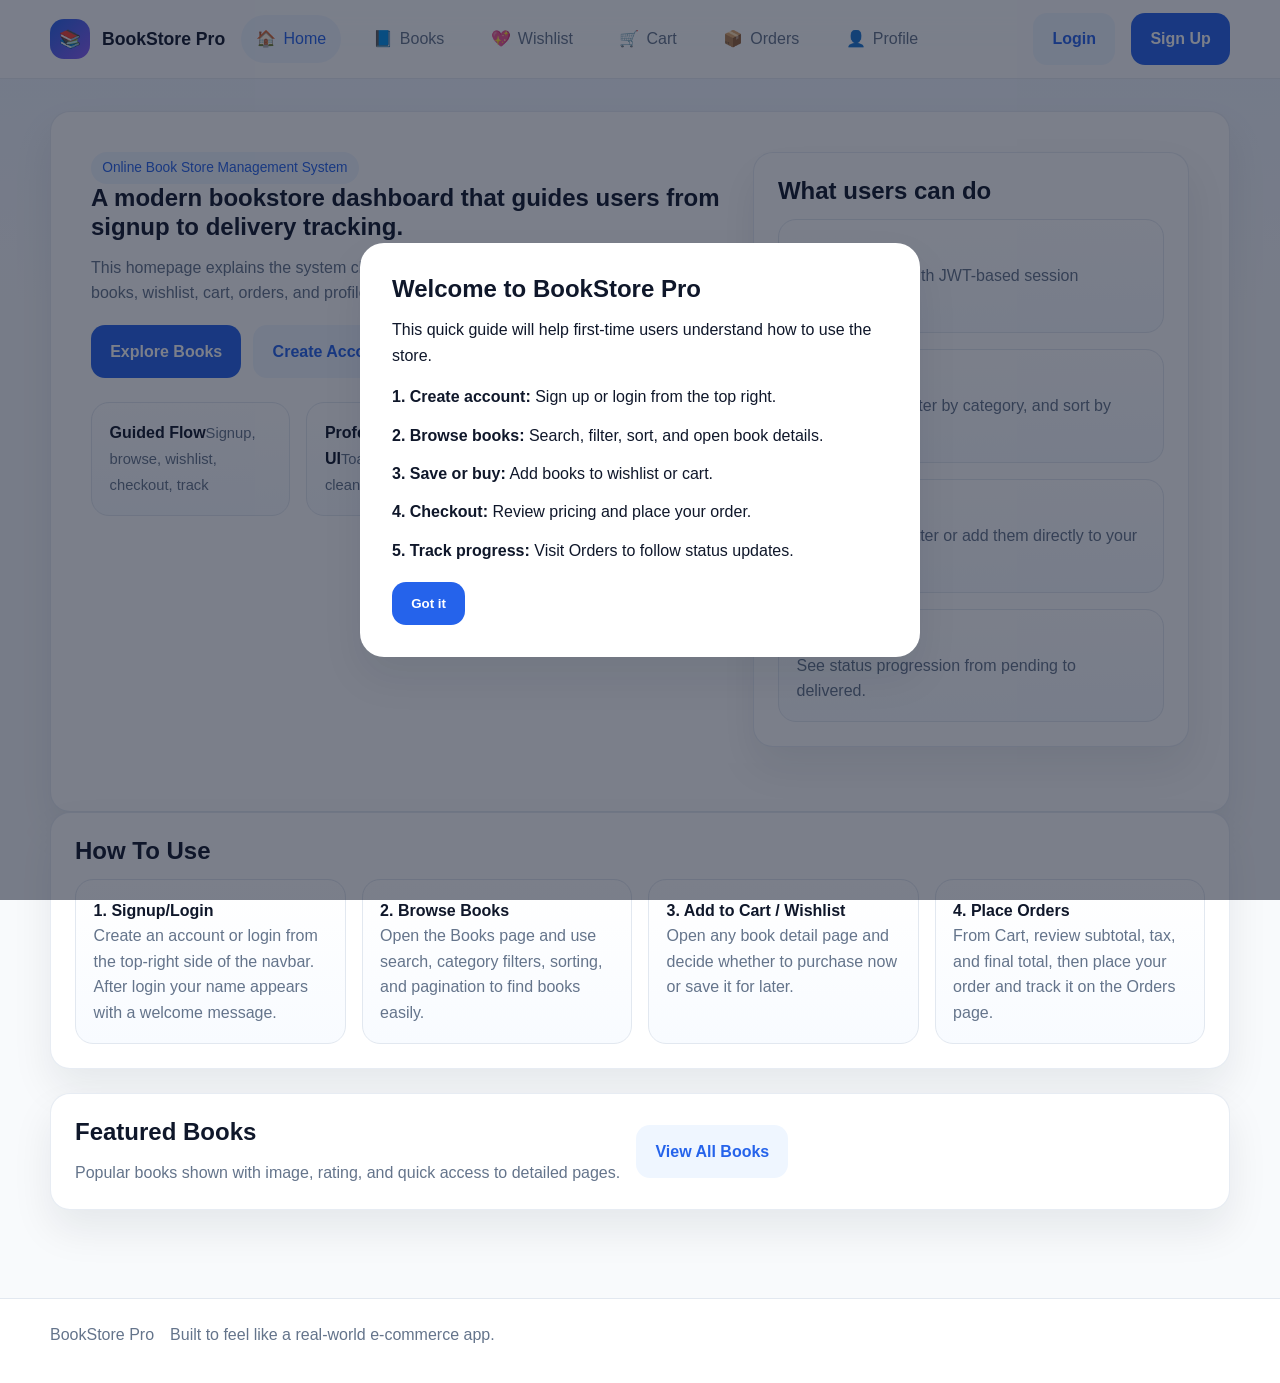
<file: frontend/index.html>
<!DOCTYPE html>
<html lang="en">
<head>
    <meta charset="UTF-8">
    <meta name="viewport" content="width=device-width, initial-scale=1.0">
    <title>BookStore Pro</title>
    <link rel="stylesheet" href="css/style.css">
    <script src="js/app.js" defer></script>
    <script src="js/api.js" defer></script>
    <script src="js/auth.js" defer></script>
</head>
<body>
    <header class="site-header">
        <nav class="main-nav" id="mainNav"></nav>
    </header>

    <main class="container">
        <section class="hero">
            <div>
                <span class="badge">Online Book Store Management System</span>
                <h1>A modern bookstore dashboard that guides users from signup to delivery tracking.</h1>
                <p>This homepage explains the system clearly for first-time users and gives quick access to books, wishlist, cart, orders, and profile actions.</p>
                <div class="hero-actions">
                    <a class="button" href="books.html">Explore Books</a>
                    <a class="button ghost" href="signup.html">Create Account</a>
                </div>
                <div class="stat-grid" style="margin-top: 1.5rem;">
                    <div class="stat-card"><strong>Guided Flow</strong><span class="muted">Signup, browse, wishlist, checkout, track</span></div>
                    <div class="stat-card"><strong>Professional UI</strong><span class="muted">Toasts, loading states, cleaner layout</span></div>
                    <div class="stat-card"><strong>Admin Controls</strong><span class="muted">Stats, low stock, order updates</span></div>
                </div>
            </div>
            <div class="surface-card">
                <h2>What users can do</h2>
                <div class="card-grid">
                    <div class="feature-card"><strong>Signup / Login</strong><p>Secure access with JWT-based session handling.</p></div>
                    <div class="feature-card"><strong>Browse & Sort</strong><p>Search by title, filter by category, and sort by price or rating.</p></div>
                    <div class="feature-card"><strong>Wishlist & Cart</strong><p>Save books for later or add them directly to your cart.</p></div>
                    <div class="feature-card"><strong>Track Orders</strong><p>See status progression from pending to delivered.</p></div>
                </div>
            </div>
        </section>

        <section class="section">
            <h2>How To Use</h2>
            <div class="card-grid">
                <div class="hint-card"><strong>1. Signup/Login</strong><p>Create an account or login from the top-right side of the navbar. After login your name appears with a welcome message.</p></div>
                <div class="hint-card"><strong>2. Browse Books</strong><p>Open the Books page and use search, category filters, sorting, and pagination to find books easily.</p></div>
                <div class="hint-card"><strong>3. Add to Cart / Wishlist</strong><p>Open any book detail page and decide whether to purchase now or save it for later.</p></div>
                <div class="hint-card"><strong>4. Place Orders</strong><p>From Cart, review subtotal, tax, and final total, then place your order and track it on the Orders page.</p></div>
            </div>
        </section>

        <section class="section">
            <div class="page-actions">
                <div>
                    <h2>Featured Books</h2>
                    <p>Popular books shown with image, rating, and quick access to detailed pages.</p>
                </div>
                <a class="button ghost" href="books.html">View All Books</a>
            </div>
            <div id="featuredBooks" class="books-grid"></div>
        </section>
    </main>

    <footer class="site-footer">
        <div class="site-footer-inner">
            <div class="footer-mini">
                <span>BookStore Pro</span>
                <span>Built to feel like a real-world e-commerce app.</span>
            </div>
        </div>
    </footer>

    <script>
        async function displayFeaturedBooks() {
            setLoading("featuredBooks", "Loading featured books...");
            const response = await getAllBooks({ size: 4, sortBy: "rating" });
            const books = response.items || [];
            const container = document.getElementById("featuredBooks");

            container.innerHTML = books.map(book => `
                <article class="book-card">
                    <img class="book-cover" src="${book.imageUrl}" alt="${book.title}">
                    <div class="book-meta">
                        <span class="badge">${book.category}</span>
                        <span class="rating">⭐ ${book.rating}</span>
                    </div>
                    <h3>${book.title}</h3>
                    <p class="muted">by ${book.author}</p>
                    <p class="book-description">${book.description}</p>
                    <div class="book-footer">
                        <strong>${formatCurrency(book.price)}</strong>
                        <a class="button small" href="book-details.html?id=${book.id}">Open</a>
                    </div>
                </article>
            `).join("");
        }

        document.addEventListener("DOMContentLoaded", displayFeaturedBooks);
    </script>
</body>
</html>
</file>
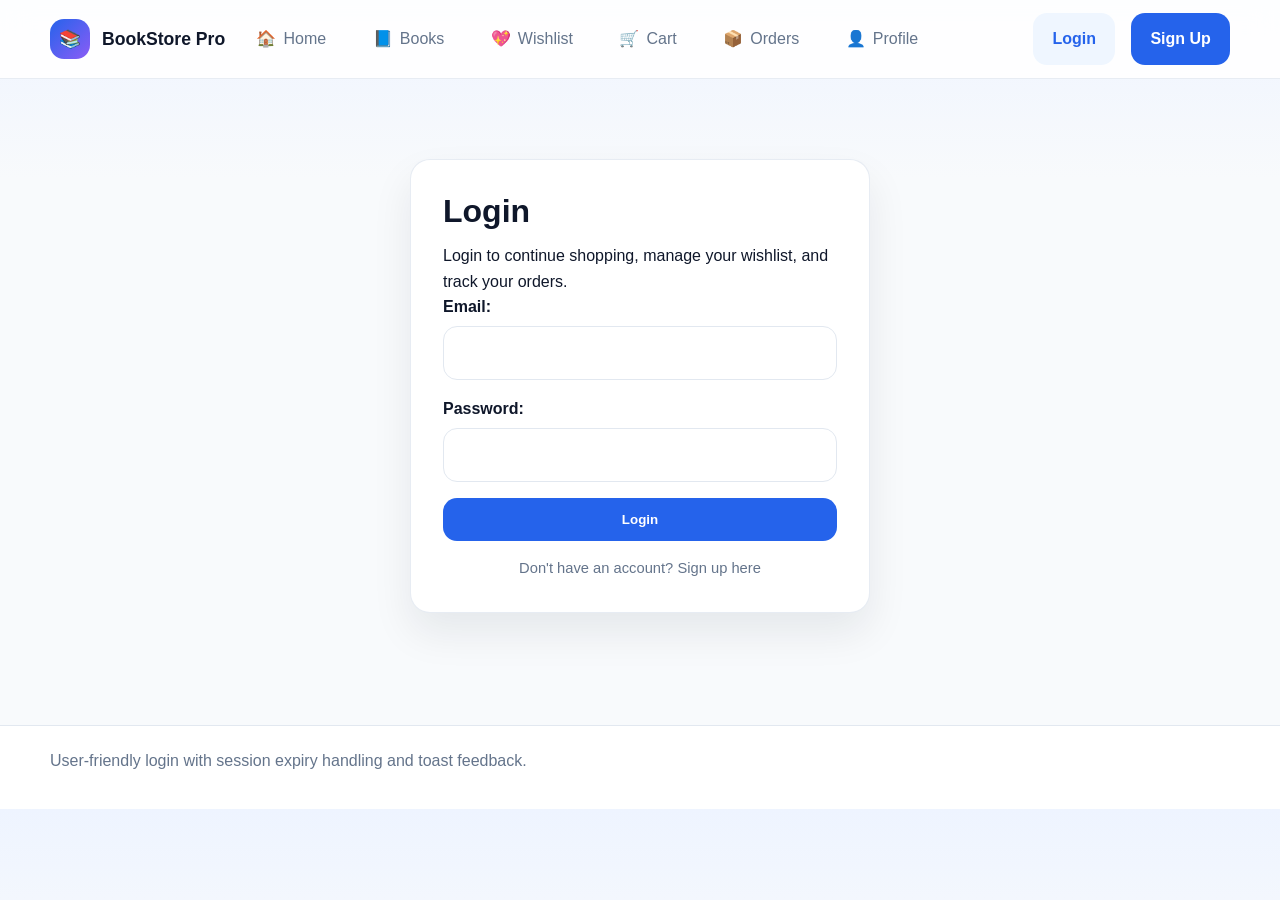
<file: frontend/admin.html>
<!DOCTYPE html>
<html lang="en">
<head>
    <meta charset="UTF-8">
    <meta name="viewport" content="width=device-width, initial-scale=1.0">
    <title>Admin Dashboard - BookStore Pro</title>
    <link rel="stylesheet" href="css/style.css">
    <script src="js/app.js" defer></script>
    <script src="js/api.js" defer></script>
    <script src="js/auth.js" defer></script>
    <script src="js/order.js" defer></script>
</head>
<body>
    <header class="site-header">
        <nav class="main-nav" id="mainNav"></nav>
    </header>

    <main class="container">
        <div class="section">
            <h1>Admin Dashboard</h1>
            <p>Manage catalog, monitor low stock, review orders, and track key business stats in one place.</p>
            <div id="statsContainer" class="stat-grid"></div>

            <div class="admin-layout" style="margin-top: 1rem;">
                <div class="surface-card">
                    <h2>Add New Book</h2>
                    <form onsubmit="handleAddBook(event)">
                        <div class="form-group">
                            <label for="title">Title:</label>
                            <input type="text" id="title" name="title" required>
                        </div>

                        <div class="form-group">
                            <label for="author">Author:</label>
                            <input type="text" id="author" name="author" required>
                        </div>

                        <div class="form-group">
                            <label for="price">Price (₹):</label>
                            <input type="number" id="price" name="price" step="0.01" required>
                        </div>

                        <div class="form-group">
                            <label for="category">Category:</label>
                            <select id="category" name="category" required>
                                <option>Fiction</option>
                                <option>Non-Fiction</option>
                                <option>Science</option>
                                <option>History</option>
                                <option>Self-Help</option>
                            </select>
                        </div>

                        <div class="form-group">
                            <label for="stock">Stock:</label>
                            <input type="number" id="stock" name="stock" required>
                        </div>

                        <div class="form-group">
                            <label for="description">Description:</label>
                            <textarea id="description" name="description" rows="4"></textarea>
                        </div>
                        <div class="form-group">
                            <label for="imageUrl">Image URL:</label>
                            <input type="url" id="imageUrl" name="imageUrl" placeholder="https://...">
                        </div>
                        <div class="form-group">
                            <label for="rating">Rating:</label>
                            <input type="number" id="rating" name="rating" step="0.1" min="1" max="5" value="4.5">
                        </div>
                        <div class="form-group">
                            <label for="reviewCount">Review Count:</label>
                            <input type="number" id="reviewCount" name="reviewCount" value="10">
                        </div>

                        <button type="submit">Add Book</button>
                    </form>
                </div>

                <div class="surface-card">
                    <h2>Operational Overview</h2>
                    <div id="lowStockContainer"></div>
                    <h3 style="margin-top:1rem;">All Orders</h3>
                    <div id="allOrdersContainer"></div>
                </div>
            </div>
        </div>
    </main>

    <footer class="site-footer"><div class="site-footer-inner">Only ADMIN users can access this dashboard.</div></footer>

    <script>
        async function handleAddBook(event) {
            event.preventDefault();
            const book = {
                title: document.getElementById("title").value,
                author: document.getElementById("author").value,
                price: parseFloat(document.getElementById("price").value),
                category: document.getElementById("category").value,
                stock: parseInt(document.getElementById("stock").value),
                description: document.getElementById("description").value,
                imageUrl: document.getElementById("imageUrl").value || `https://picsum.photos/seed/${Date.now()}/320/420`,
                rating: parseFloat(document.getElementById("rating").value),
                reviewCount: parseInt(document.getElementById("reviewCount").value)
            };
            const result = await addBook(book);
            if (result.id) {
                showToast("Book added successfully", "success");
                event.target.reset();
                loadAdminStats();
                displayAllOrders();
            } else {
                showToast(result.message || "Failed to add book", "error");
            }
        }

        async function loadAdminStats() {
            const stats = await getAdminStats();
            const statsContainer = document.getElementById("statsContainer");
            const lowStockContainer = document.getElementById("lowStockContainer");
            if (!stats) {
                statsContainer.innerHTML = "<div class='hint-card'>Unable to load admin stats.</div>";
                return;
            }

            statsContainer.innerHTML = `
                <div class="stat-card"><strong>${stats.totalUsers}</strong><span class="muted">Total users</span></div>
                <div class="stat-card"><strong>${stats.totalOrders}</strong><span class="muted">Total orders</span></div>
                <div class="stat-card"><strong>${formatCurrency(stats.revenue)}</strong><span class="muted">Revenue</span></div>
                <div class="stat-card"><strong>${stats.pendingOrders}</strong><span class="muted">Pending orders</span></div>
            `;

            lowStockContainer.innerHTML = `
                <div class="hint-card">
                    <h3>Low Stock Alerts</h3>
                    ${(stats.lowStockBooks || []).length ? stats.lowStockBooks.map(book => `<p>${book.title} - only ${book.stock} left</p>`).join("") : "<p>No low stock books right now.</p>"}
                </div>
            `;
        }

        async function displayAllOrders() {
            checkAuth();
            const orders = await getAllOrders();
            const container = document.getElementById("allOrdersContainer");
            if (!orders || orders.length === 0) {
                container.innerHTML = "<div class='empty-state'><p>No orders found</p></div>";
                return;
            }

            container.innerHTML = orders.map(order => `
                <div class="mini-card" style="margin-bottom: 1rem;">
                    <div class="page-actions">
                        <div>
                            <strong>${order.id}</strong>
                            <p class="muted">${order.userId}</p>
                        </div>
                        <strong>${formatCurrency(order.totalPrice)}</strong>
                    </div>
                    <div class="form-group">
                        <label>Status</label>
                        <select onchange="updateStatus('${order.id}', this.value)">
                            <option value="PENDING" ${order.status === 'PENDING' ? 'selected' : ''}>PENDING</option>
                            <option value="CONFIRMED" ${order.status === 'CONFIRMED' ? 'selected' : ''}>CONFIRMED</option>
                            <option value="SHIPPED" ${order.status === 'SHIPPED' ? 'selected' : ''}>SHIPPED</option>
                            <option value="DELIVERED" ${order.status === 'DELIVERED' ? 'selected' : ''}>DELIVERED</option>
                            <option value="CANCELLED" ${order.status === 'CANCELLED' ? 'selected' : ''}>CANCELLED</option>
                        </select>
                    </div>
                </div>
            `).join("");
        }

        async function updateStatus(orderId, status) {
            const result = await updateOrderStatus(orderId, status);
            if (result.status) {
                showToast("Order status updated", "success");
                displayAllOrders();
            }
        }

        document.addEventListener("DOMContentLoaded", () => {
            checkAuth();
            checkAdmin();
            loadAdminStats();
            displayAllOrders();
        });
    </script>
</body>
</html>
</file>
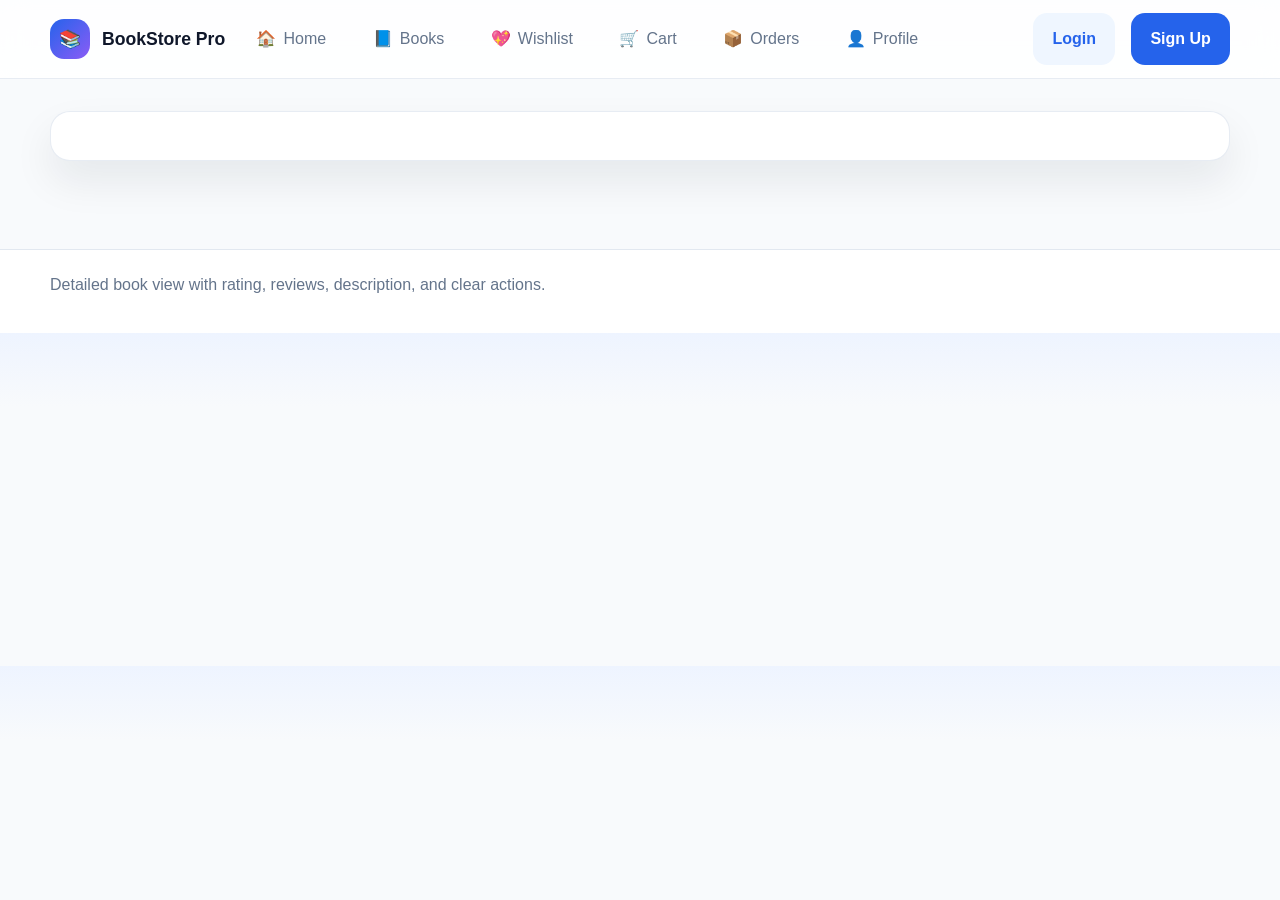
<file: frontend/book-details.html>
<!DOCTYPE html>
<html lang="en">
<head>
    <meta charset="UTF-8">
    <meta name="viewport" content="width=device-width, initial-scale=1.0">
    <title>Book Details - BookStore Pro</title>
    <link rel="stylesheet" href="css/style.css">
    <script src="js/app.js" defer></script>
    <script src="js/api.js" defer></script>
    <script src="js/auth.js" defer></script>
    <script src="js/book.js" defer></script>
</head>
<body>
    <header class="site-header">
        <nav class="main-nav" id="mainNav"></nav>
    </header>

    <main class="container">
        <section class="section">
            <div id="bookDetailContainer"></div>
        </section>
    </main>

    <footer class="site-footer"><div class="site-footer-inner">Detailed book view with rating, reviews, description, and clear actions.</div></footer>

    <script>
        document.addEventListener("DOMContentLoaded", displayBookDetails);
    </script>
</body>
</html>
</file>
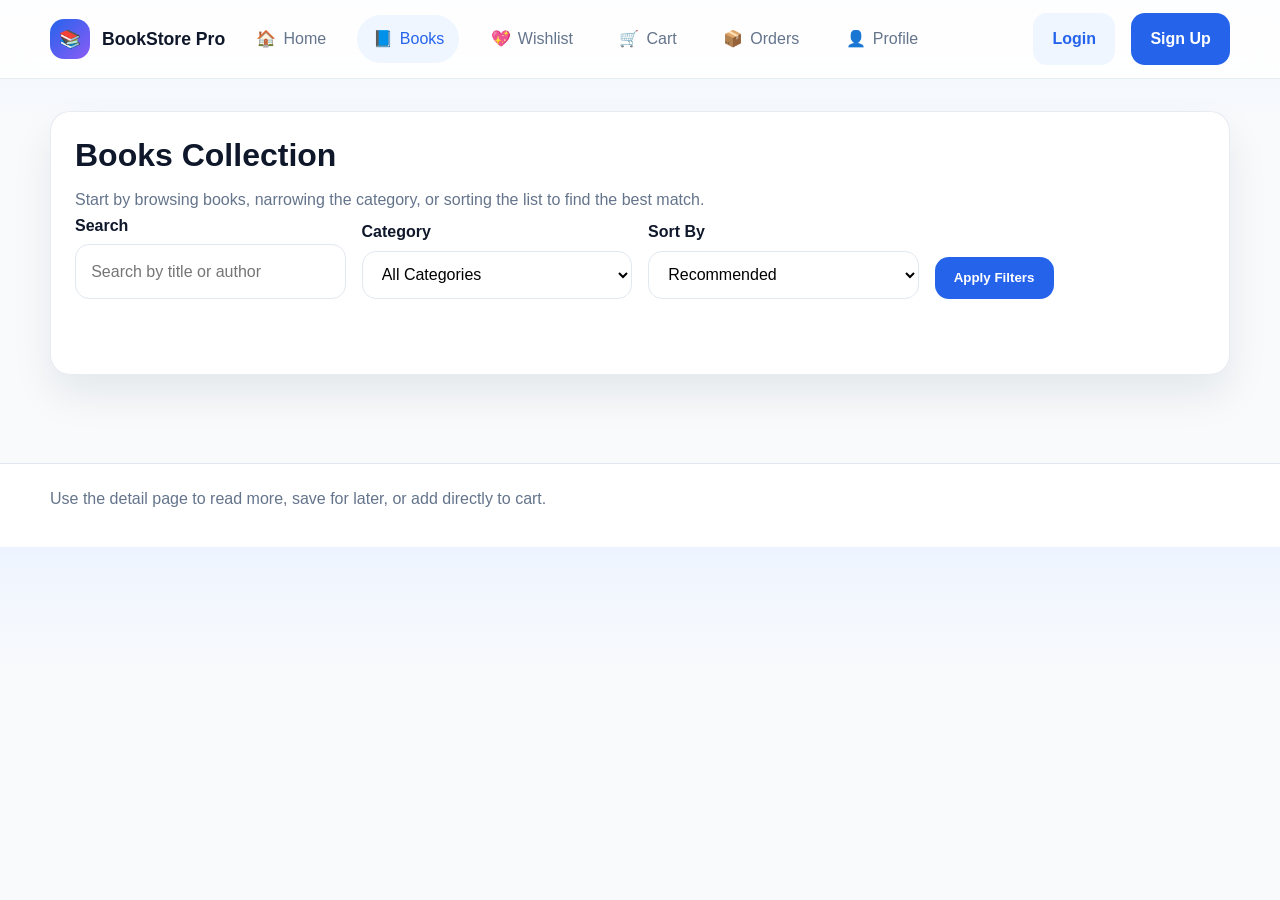
<file: frontend/books.html>
<!DOCTYPE html>
<html lang="en">
<head>
    <meta charset="UTF-8">
    <meta name="viewport" content="width=device-width, initial-scale=1.0">
    <title>Books - BookStore Pro</title>
    <link rel="stylesheet" href="css/style.css">
    <script src="js/app.js" defer></script>
    <script src="js/api.js" defer></script>
    <script src="js/auth.js" defer></script>
    <script src="js/book.js" defer></script>
    <script src="js/cart.js" defer></script>
</head>
<body>
    <header class="site-header">
        <nav class="main-nav" id="mainNav"></nav>
    </header>

    <main class="container">
        <div class="section">
            <h1>Books Collection</h1>
            <p>Start by browsing books, narrowing the category, or sorting the list to find the best match.</p>

            <div class="search-grid">
                <div class="form-group">
                    <label for="searchInput">Search</label>
                    <input type="text" id="searchInput" placeholder="Search by title or author">
                </div>
                <div class="form-group">
                    <label for="categoryFilter">Category</label>
                    <select id="categoryFilter">
                        <option value="">All Categories</option>
                        <option value="Fiction">Fiction</option>
                        <option value="Non-Fiction">Non-Fiction</option>
                        <option value="Science">Science</option>
                        <option value="History">History</option>
                        <option value="Self-Help">Self-Help</option>
                    </select>
                </div>
                <div class="form-group">
                    <label for="sortSelect">Sort By</label>
                    <select id="sortSelect">
                        <option value="title">Recommended</option>
                        <option value="priceAsc">Price: Low to High</option>
                        <option value="priceDesc">Price: High to Low</option>
                        <option value="rating">Rating</option>
                    </select>
                </div>
                <div class="form-group">
                    <button onclick="applyBookFilters()">Apply Filters</button>
                </div>
            </div>
            <div id="booksContainer" class="books-grid"></div>
            <div id="pagination" class="pagination"></div>
        </div>
    </main>

    <footer class="site-footer"><div class="site-footer-inner">Use the detail page to read more, save for later, or add directly to cart.</div></footer>

    <script>
        document.addEventListener("DOMContentLoaded", displayAllBooks);
    </script>
</body>
</html>
</file>
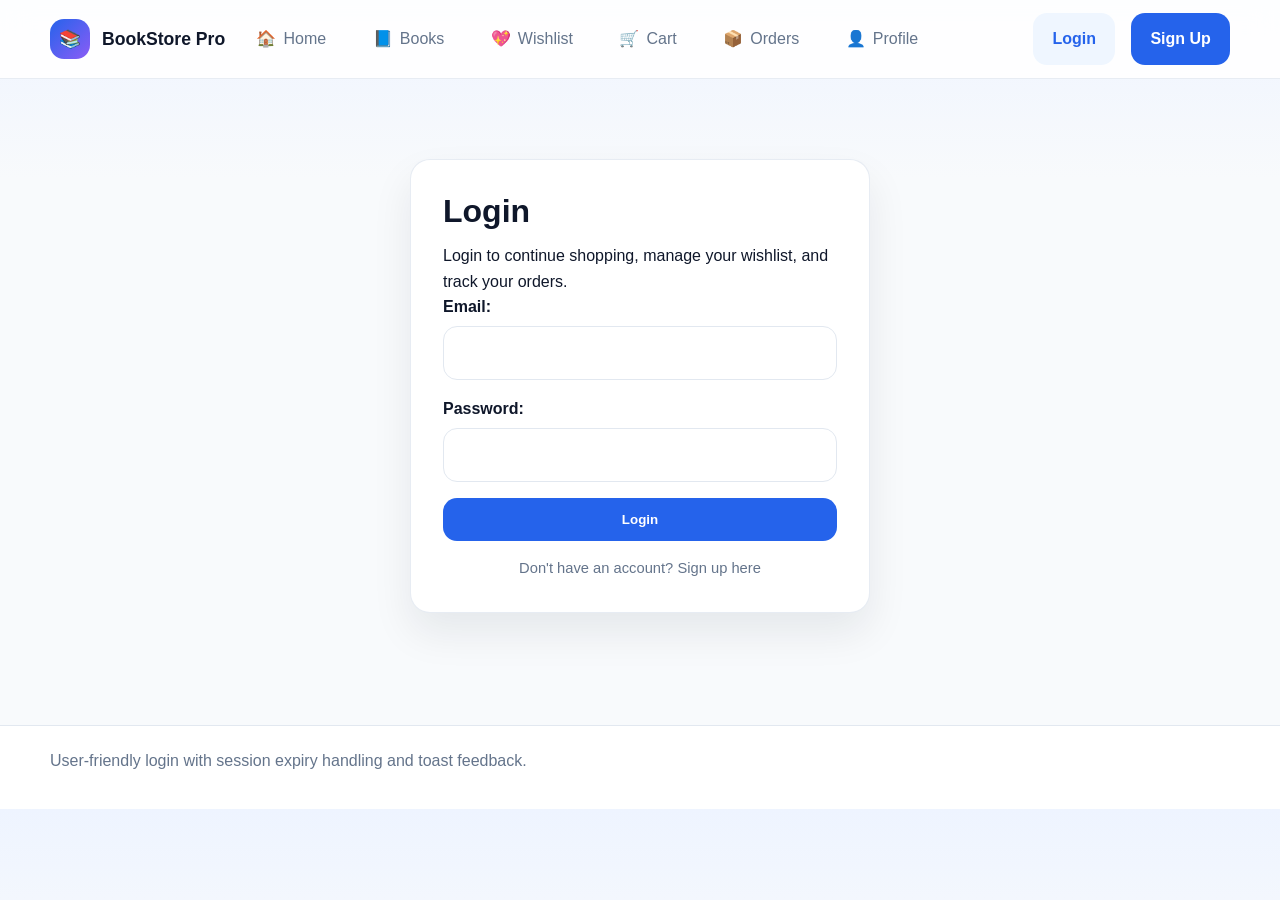
<file: frontend/cart.html>
<!DOCTYPE html>
<html lang="en">
<head>
    <meta charset="UTF-8">
    <meta name="viewport" content="width=device-width, initial-scale=1.0">
    <title>Cart - BookStore Pro</title>
    <link rel="stylesheet" href="css/style.css">
    <script src="js/app.js" defer></script>
    <script src="js/api.js" defer></script>
    <script src="js/auth.js" defer></script>
    <script src="js/cart.js" defer></script>
    <script src="js/order.js" defer></script>
</head>
<body>
    <header class="site-header">
        <nav class="main-nav" id="mainNav"></nav>
    </header>

    <main class="container">
        <div class="section">
            <h1>Shopping Cart</h1>
            <p>Review your selected books, update quantities, and place your order with a full pricing breakdown.</p>
            <div id="cartContainer"></div>
        </div>
    </main>

    <footer class="site-footer"><div class="site-footer-inner">Empty cart? Go back to Books and start building your order.</div></footer>

    <script>
        async function displayCart() {
            checkAuth();
            const cart = await getCart();
            const container = document.getElementById("cartContainer");
            if (!container) return;

            if (!cart || cart.items.length === 0) {
                container.innerHTML = `
                    <div class="empty-state">
                        <h3>Your cart is empty</h3>
                        <p>Add books first, then review your order here.</p>
                        <a class="button" href="books.html">Go To Books</a>
                    </div>
                `;
                return;
            }

            const summary = calculateCartSummary(cart);
            container.innerHTML = `
                <div class="admin-layout">
                    <div class="surface-card">
                        ${cart.items.map(item => `
                            <div class="cart-line">
                                <img class="cart-thumb" src="https://picsum.photos/seed/${item.bookId}/120/140" alt="${item.title}">
                                <div>
                                    <h3>${item.title}</h3>
                                    <p class="muted">${formatCurrency(item.price)} each</p>
                                    <div class="button-row" style="margin-top:0.6rem;">
                                        <input type="number" value="${item.quantity}" min="1" onchange="updateQuantity('${item.bookId}', this.value)" style="max-width: 100px;">
                                        <button class="button ghost small" onclick="removeItem('${item.bookId}')">Remove</button>
                                    </div>
                                </div>
                                <strong>${formatCurrency(item.total)}</strong>
                            </div>
                        `).join("")}
                    </div>
                    <div class="summary-card">
                        <h2>Order Summary</h2>
                        <div class="summary-row"><span>Items</span><span>${cart.items.length}</span></div>
                        <div class="summary-row"><span>Subtotal</span><span>${formatCurrency(summary.subtotal)}</span></div>
                        <div class="summary-row"><span>Tax (5%)</span><span>${formatCurrency(summary.tax)}</span></div>
                        <div class="summary-row total"><span>Total</span><span>${formatCurrency(summary.total)}</span></div>
                        <div class="form-actions">
                            <button class="button success" onclick="checkout()">Place Order</button>
                            <a class="button ghost" href="books.html">Continue Shopping</a>
                        </div>
                    </div>
                </div>
            `;
        }

        async function updateQuantity(bookId, quantity) {
            const cart = await updateCartQuantity(bookId, parseInt(quantity));
            if (cart) {
                showToast("Cart updated", "success");
                displayCart();
            }
        }

        async function removeItem(bookId) {
            const cart = await removeFromCart(bookId);
            if (cart) {
                showToast("Item removed from cart", "info");
                displayCart();
            }
        }

        async function checkout() {
            const cart = await getCart();
            if (!cart || cart.items.length === 0) {
                showToast("Cart is empty", "warning");
                return;
            }

            const summary = calculateCartSummary(cart);
            const order = await placeOrder(cart.items, summary.total);
            if (order.id) {
                saveOrderConfirmation(order);
                await clearCart();
                showToast("Order placed successfully", "success");
                window.location.href = "order-confirmation.html";
            } else {
                showToast(order.message || "Failed to place order", "error");
            }
        }

        document.addEventListener("DOMContentLoaded", displayCart);
    </script>
</body>
</html>
</file>
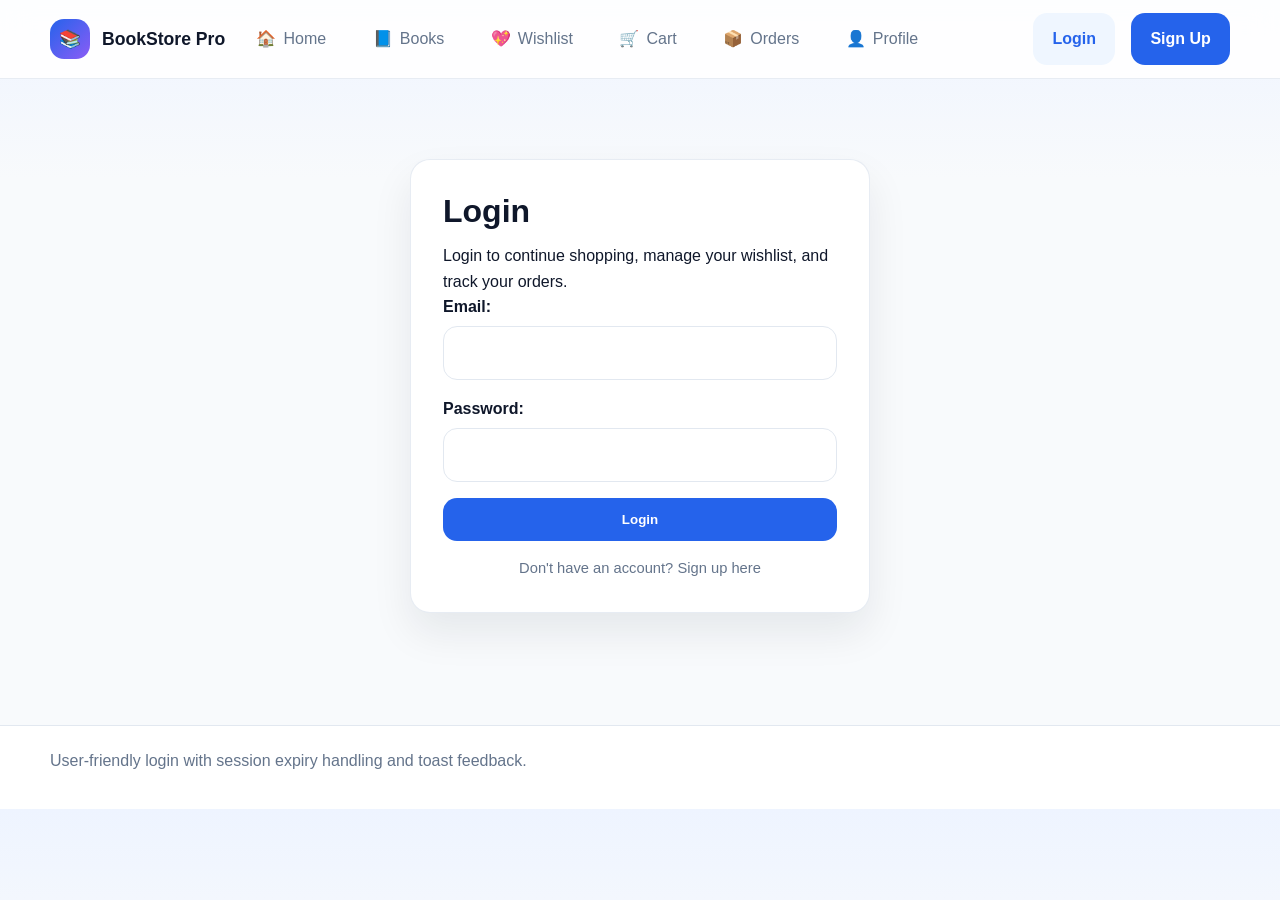
<file: frontend/login.html>
<!DOCTYPE html>
<html lang="en">
<head>
    <meta charset="UTF-8">
    <meta name="viewport" content="width=device-width, initial-scale=1.0">
    <title>Login - BookStore Pro</title>
    <link rel="stylesheet" href="css/style.css">
    <script src="js/app.js" defer></script>
    <script src="js/api.js" defer></script>
    <script src="js/auth.js" defer></script>
</head>
<body>
    <header class="site-header">
        <nav class="main-nav" id="mainNav"></nav>
    </header>

    <main class="container">
        <div class="auth-card">
            <h1>Login</h1>
            <p>Login to continue shopping, manage your wishlist, and track your orders.</p>
            <form onsubmit="handleLogin(event)">
                <div class="form-group">
                    <label for="email">Email:</label>
                    <input type="email" id="email" name="email" required>
                </div>

                <div class="form-group">
                    <label for="password">Password:</label>
                    <input type="password" id="password" name="password" required>
                </div>

                <button type="submit" style="width: 100%;">Login</button>
            </form>

            <p style="margin-top: 1rem; text-align: center;" class="muted">
                Don't have an account? <a href="signup.html">Sign up here</a>
            </p>
        </div>
    </main>

    <footer class="site-footer"><div class="site-footer-inner">User-friendly login with session expiry handling and toast feedback.</div></footer>
</body>
</html>
</file>
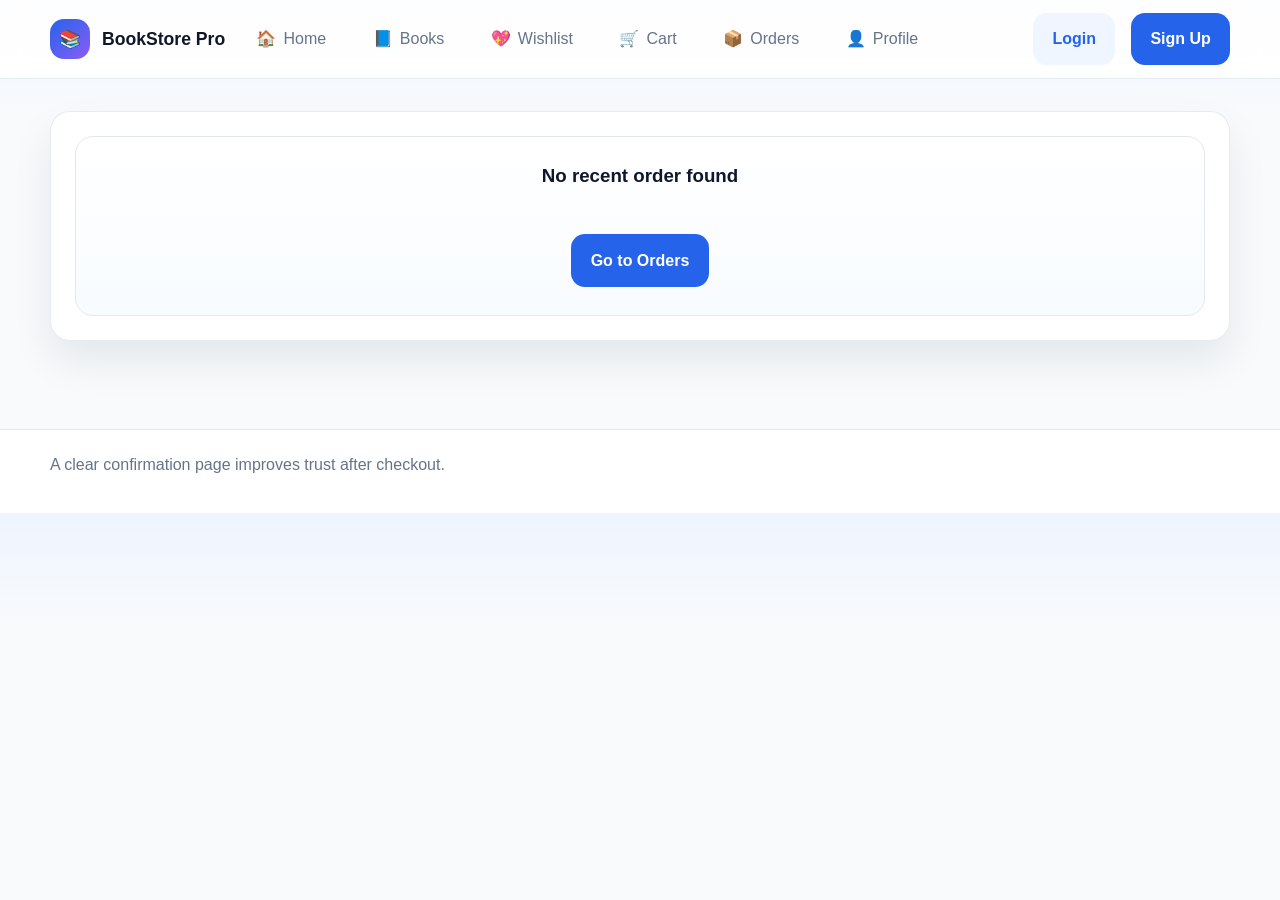
<file: frontend/order-confirmation.html>
<!DOCTYPE html>
<html lang="en">
<head>
    <meta charset="UTF-8">
    <meta name="viewport" content="width=device-width, initial-scale=1.0">
    <title>Order Confirmation - BookStore Pro</title>
    <link rel="stylesheet" href="css/style.css">
    <script src="js/app.js" defer></script>
    <script src="js/api.js" defer></script>
</head>
<body>
    <header class="site-header">
        <nav class="main-nav" id="mainNav"></nav>
    </header>

    <main class="container">
        <section class="section">
            <div id="confirmationContainer"></div>
        </section>
    </main>

    <footer class="site-footer"><div class="site-footer-inner">A clear confirmation page improves trust after checkout.</div></footer>

    <script>
        document.addEventListener("DOMContentLoaded", () => {
            const order = getOrderConfirmation();
            const container = document.getElementById("confirmationContainer");
            if (!order) {
                container.innerHTML = `<div class="empty-state"><h3>No recent order found</h3><a class="button" href="orders.html">Go to Orders</a></div>`;
                return;
            }

            container.innerHTML = `
                <div class="empty-state">
                    <h1>Order placed successfully</h1>
                    <p>Your order ID is <strong>${order.id}</strong>. You can track it anytime from the Orders page.</p>
                    <div class="detail-grid">
                        <div class="detail-card"><strong>Status</strong><span>${order.status}</span></div>
                        <div class="detail-card"><strong>Total</strong><span>${formatCurrency(order.totalPrice)}</span></div>
                        <div class="detail-card"><strong>Items</strong><span>${order.items.length}</span></div>
                    </div>
                    <div class="hero-actions">
                        <a class="button" href="orders.html">Track Orders</a>
                        <a class="button ghost" href="books.html">Continue Shopping</a>
                    </div>
                </div>
            `;
        });
    </script>
</body>
</html>
</file>
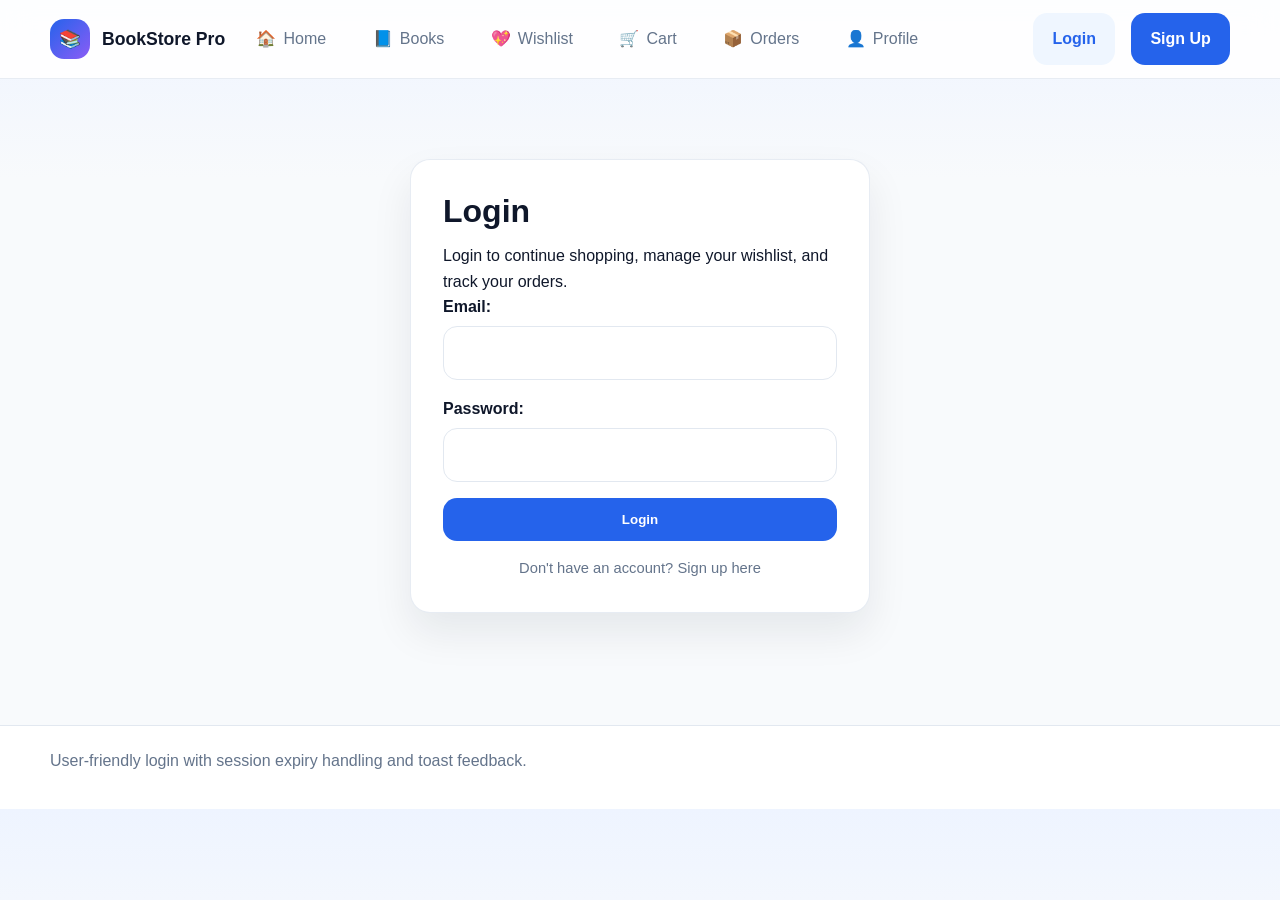
<file: frontend/orders.html>
<!DOCTYPE html>
<html lang="en">
<head>
    <meta charset="UTF-8">
    <meta name="viewport" content="width=device-width, initial-scale=1.0">
    <title>Orders - BookStore Pro</title>
    <link rel="stylesheet" href="css/style.css">
    <script src="js/app.js" defer></script>
    <script src="js/api.js" defer></script>
    <script src="js/auth.js" defer></script>
    <script src="js/order.js" defer></script>
</head>
<body>
    <header class="site-header">
        <nav class="main-nav" id="mainNav"></nav>
    </header>

    <main class="container">
        <div class="section">
            <h1>My Orders</h1>
            <p>Use the filter to focus on a specific status and follow each order timeline clearly.</p>
            <div class="filters-bar">
                <select id="statusFilter" onchange="displayOrders()">
                    <option value="">All Statuses</option>
                    <option value="PENDING">PENDING</option>
                    <option value="CONFIRMED">CONFIRMED</option>
                    <option value="SHIPPED">SHIPPED</option>
                    <option value="DELIVERED">DELIVERED</option>
                    <option value="CANCELLED">CANCELLED</option>
                </select>
            </div>
            <div id="ordersContainer"></div>
        </div>
    </main>

    <footer class="site-footer"><div class="site-footer-inner">Order details include pricing, items, and timeline progress for better clarity.</div></footer>

    <script>
        async function displayOrders() {
            checkAuth();
            const orders = await getUserOrders();
            const container = document.getElementById("ordersContainer");
            const selectedStatus = document.getElementById("statusFilter").value;
            const filteredOrders = (orders || []).filter(order => !selectedStatus || order.status === selectedStatus);

            if (!filteredOrders.length) {
                container.innerHTML = `
                    <div class="empty-state">
                        <h3>No orders found</h3>
                        <p>Place an order first or change the selected filter.</p>
                        <a class="button" href="books.html">Start Shopping</a>
                    </div>
                `;
                return;
            }

            container.innerHTML = filteredOrders.map(order => `
                <div class="order-card">
                    <div class="page-actions">
                        <div>
                            <h3>Order #${order.id}</h3>
                            <p class="muted">${new Date(order.orderDate).toLocaleString()}</p>
                        </div>
                        <span class="status-pill" style="background:${getStatusColor(order.status)}20;color:${getStatusColor(order.status)};">${order.status}</span>
                    </div>
                    ${renderStatusTimeline(order.status)}
                    <div class="detail-grid">
                        <div class="detail-card"><strong>Subtotal</strong><span>${formatCurrency(order.subtotal)}</span></div>
                        <div class="detail-card"><strong>Tax</strong><span>${formatCurrency(order.tax)}</span></div>
                        <div class="detail-card"><strong>Total</strong><span>${formatCurrency(order.totalPrice)}</span></div>
                    </div>
                    <div class="surface-card">
                        ${order.items.map(item => `
                            <div class="summary-row">
                                <span>${item.title} x ${item.quantity}</span>
                                <span>${formatCurrency(item.price)}</span>
                            </div>
                        `).join("")}
                    </div>
                    ${(order.status === "PENDING" || order.status === "CONFIRMED") ? `<div class="form-actions"><button class="button danger" onclick="handleCancelOrder('${order.id}')">Cancel Order</button></div>` : ""}
                </div>
            `).join("");
        }

        async function handleCancelOrder(orderId) {
            const result = await cancelOrder(orderId);
            if (result && result.id) {
                showToast("Order cancelled successfully", "success");
                displayOrders();
            } else {
                showToast(result.message || "Unable to cancel order", "error");
            }
        }

        document.addEventListener("DOMContentLoaded", displayOrders);
    </script>
</body>
</html>
</file>
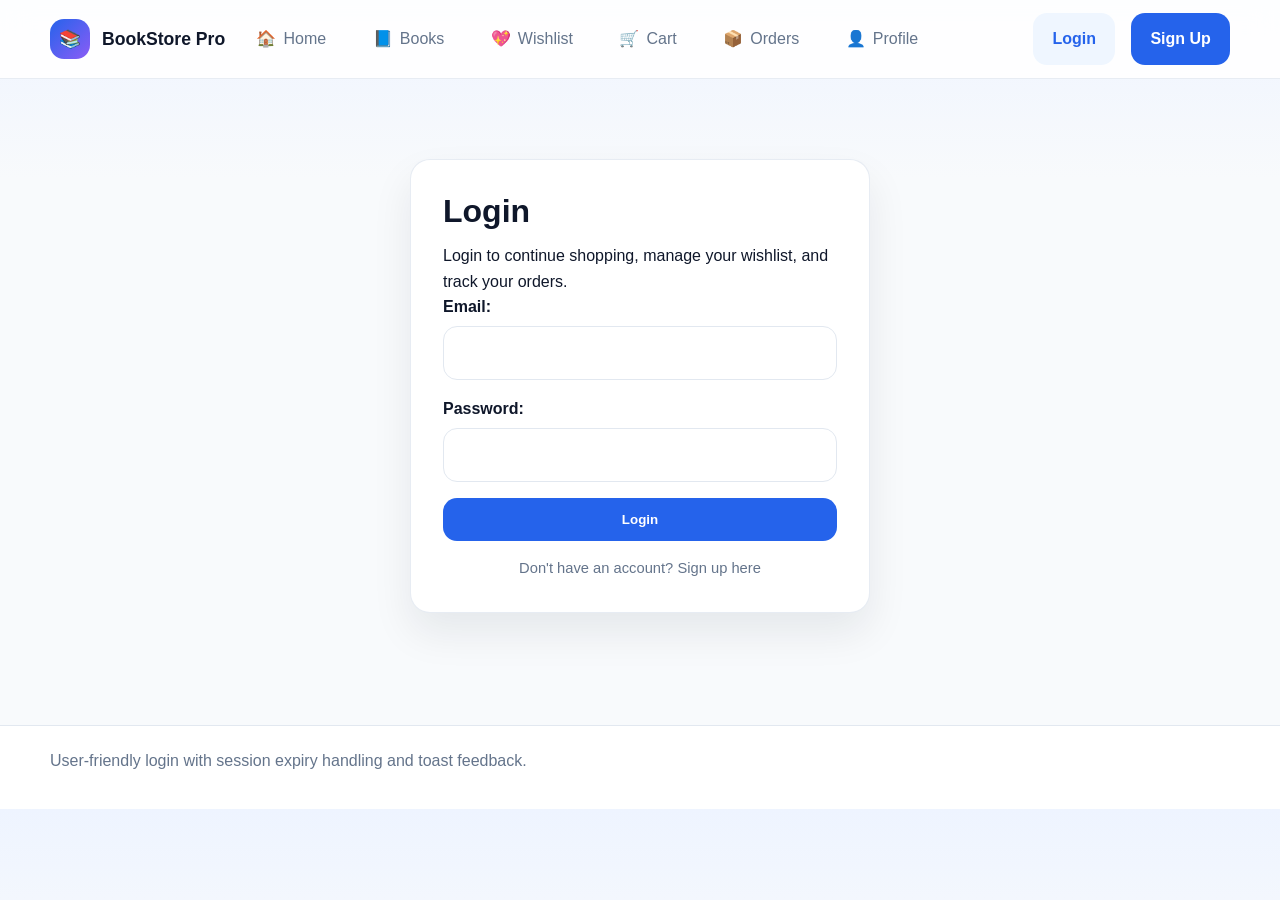
<file: frontend/profile.html>
<!DOCTYPE html>
<html lang="en">
<head>
    <meta charset="UTF-8">
    <meta name="viewport" content="width=device-width, initial-scale=1.0">
    <title>Profile - BookStore Pro</title>
    <link rel="stylesheet" href="css/style.css">
    <script src="js/app.js" defer></script>
    <script src="js/api.js" defer></script>
    <script src="js/auth.js" defer></script>
</head>
<body>
    <header class="site-header">
        <nav class="main-nav" id="mainNav"></nav>
    </header>

    <main class="container">
        <section class="section">
            <h1>Profile</h1>
            <div id="profileContainer"></div>
        </section>
    </main>

    <footer class="site-footer"><div class="site-footer-inner">Profile gives users a simple overview of their account and role.</div></footer>

    <script>
        document.addEventListener("DOMContentLoaded", () => {
            checkAuth();
            const user = getCurrentUser();
            document.getElementById("profileContainer").innerHTML = `
                <div class="detail-grid">
                    <div class="detail-card"><strong>Name</strong><span>${user.name}</span></div>
                    <div class="detail-card"><strong>Role</strong><span>${user.role}</span></div>
                    <div class="detail-card"><strong>User ID</strong><span>${user.userId}</span></div>
                </div>
                <div class="hint-card">
                    <h3>How to use your account</h3>
                    <p>From here you can continue to books, cart, wishlist, or orders using the navbar above.</p>
                </div>
            `;
        });
    </script>
</body>
</html>
</file>
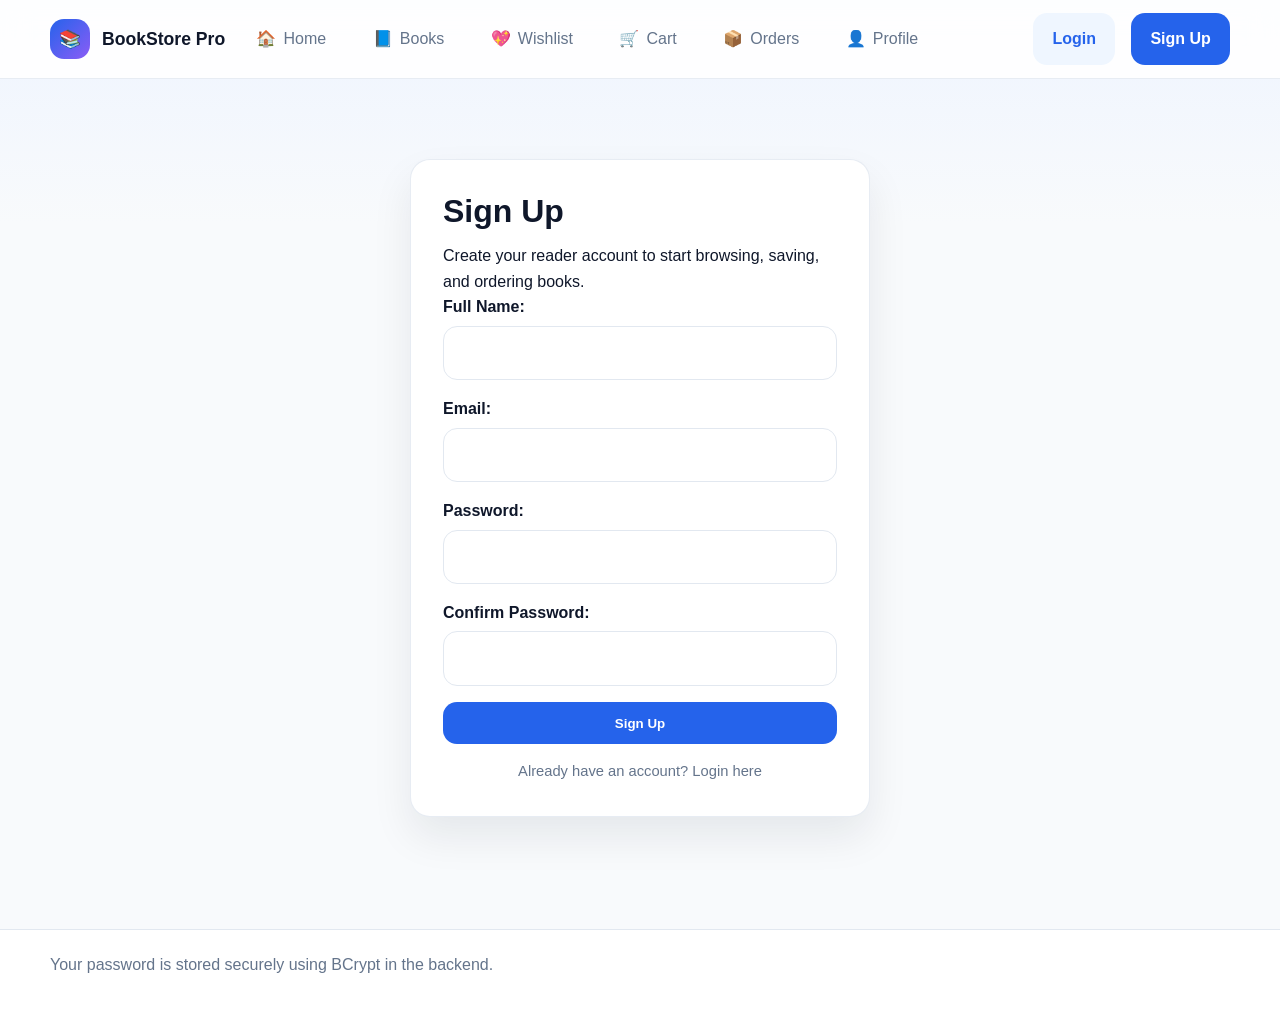
<file: frontend/signup.html>
<!DOCTYPE html>
<html lang="en">
<head>
    <meta charset="UTF-8">
    <meta name="viewport" content="width=device-width, initial-scale=1.0">
    <title>Sign Up - BookStore Pro</title>
    <link rel="stylesheet" href="css/style.css">
    <script src="js/app.js" defer></script>
    <script src="js/api.js" defer></script>
    <script src="js/auth.js" defer></script>
</head>
<body>
    <header class="site-header">
        <nav class="main-nav" id="mainNav"></nav>
    </header>

    <main class="container">
        <div class="auth-card">
            <h1>Sign Up</h1>
            <p>Create your reader account to start browsing, saving, and ordering books.</p>
            <form onsubmit="handleRegister(event)">
                <div class="form-group">
                    <label for="name">Full Name:</label>
                    <input type="text" id="name" name="name" required>
                </div>

                <div class="form-group">
                    <label for="email">Email:</label>
                    <input type="email" id="email" name="email" required>
                </div>

                <div class="form-group">
                    <label for="password">Password:</label>
                    <input type="password" id="password" name="password" required>
                </div>

                <div class="form-group">
                    <label for="confirmPassword">Confirm Password:</label>
                    <input type="password" id="confirmPassword" name="confirmPassword" required>
                </div>

                <button type="submit" style="width: 100%;">Sign Up</button>
            </form>

            <p style="margin-top: 1rem; text-align: center;" class="muted">
                Already have an account? <a href="login.html">Login here</a>
            </p>
        </div>
    </main>

    <footer class="site-footer"><div class="site-footer-inner">Your password is stored securely using BCrypt in the backend.</div></footer>
</body>
</html>
</file>
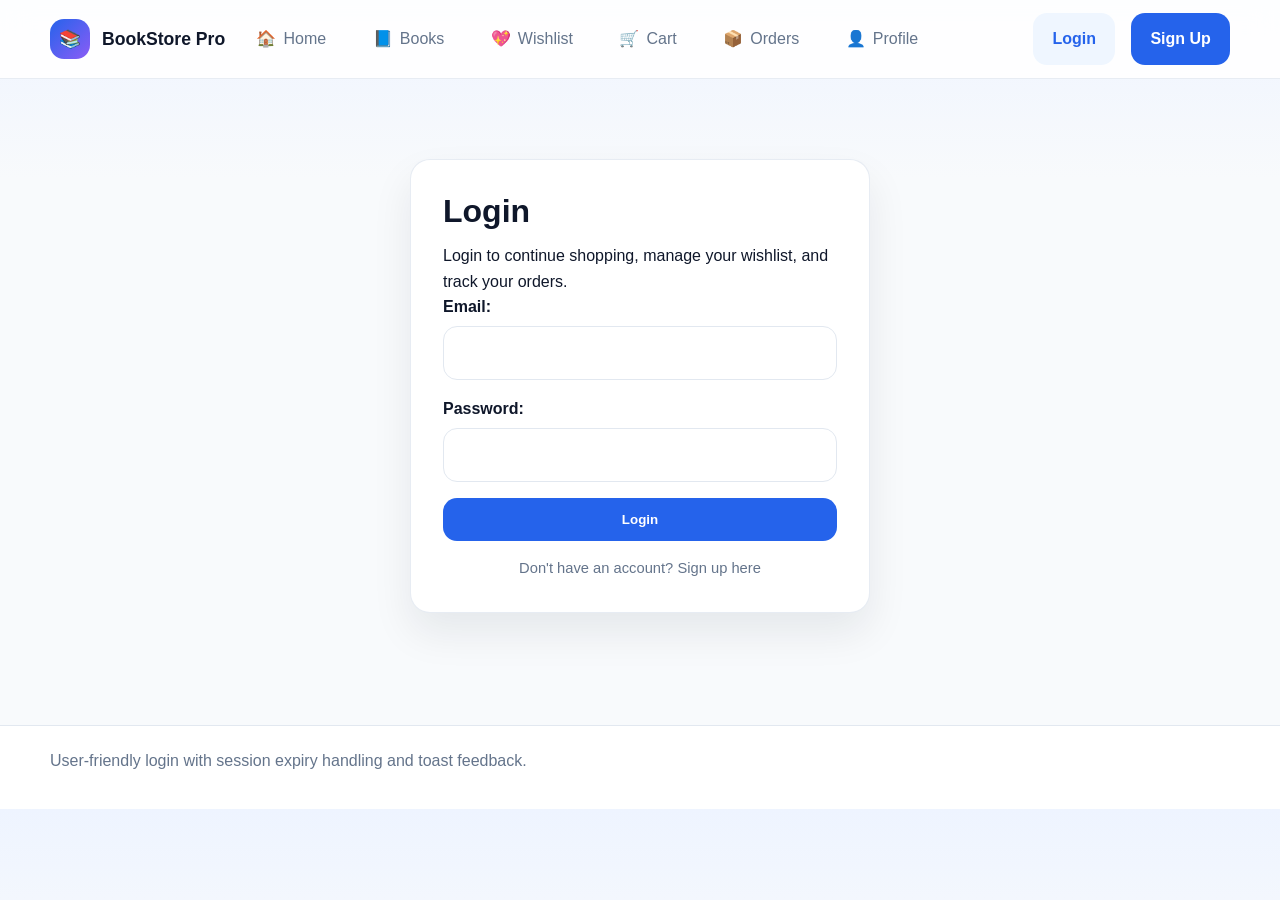
<file: frontend/wishlist.html>
<!DOCTYPE html>
<html lang="en">
<head>
    <meta charset="UTF-8">
    <meta name="viewport" content="width=device-width, initial-scale=1.0">
    <title>Wishlist - BookStore Pro</title>
    <link rel="stylesheet" href="css/style.css">
    <script src="js/app.js" defer></script>
    <script src="js/api.js" defer></script>
    <script src="js/auth.js" defer></script>
</head>
<body>
    <header class="site-header">
        <nav class="main-nav" id="mainNav"></nav>
    </header>

    <main class="container">
        <section class="section">
            <h1>Wishlist</h1>
            <p>Save books here for later and move them to cart when you are ready.</p>
            <div id="wishlistContainer"></div>
        </section>
    </main>

    <footer class="site-footer"><div class="site-footer-inner">Wishlist helps users compare and remember books before purchasing.</div></footer>

    <script>
        async function displayWishlist() {
            checkAuth();
            const wishlist = await getWishlist();
            const container = document.getElementById("wishlistContainer");
            const items = wishlist.items || [];

            if (!items.length) {
                container.innerHTML = `<div class="empty-state"><h3>No saved books yet</h3><p>Add books to wishlist from the Books page.</p><a class="button" href="books.html">Browse Books</a></div>`;
                return;
            }

            container.innerHTML = `
                <div class="books-grid">
                    ${items.map(item => `
                        <article class="book-card">
                            <img class="book-cover" src="${item.imageUrl || `https://picsum.photos/seed/${item.bookId}/320/420`}" alt="${item.title}">
                            <div class="book-meta">
                                <span class="badge">${item.category}</span>
                                <span class="rating">Saved</span>
                            </div>
                            <h3>${item.title}</h3>
                            <p class="muted">by ${item.author}</p>
                            <div class="book-footer">
                                <strong>${formatCurrency(item.price)}</strong>
                                <div class="button-row">
                                    <button class="button small" onclick="moveToCart('${item.bookId}')">Add to Cart</button>
                                    <button class="button ghost small" onclick="removeWish('${item.bookId}')">Remove</button>
                                </div>
                            </div>
                        </article>
                    `).join("")}
                </div>
            `;
        }

        async function moveToCart(bookId) {
            const result = await addToCart(bookId, 1);
            if (result && result.items) {
                await removeFromWishlist(bookId);
                showToast("Moved to cart", "success");
                displayWishlist();
            }
        }

        async function removeWish(bookId) {
            await removeFromWishlist(bookId);
            showToast("Removed from wishlist", "info");
            displayWishlist();
        }

        document.addEventListener("DOMContentLoaded", displayWishlist);
    </script>
</body>
</html>
</file>
<file: frontend/css/style.css>
:root {
    --bg: #f8fafc;
    --card: #ffffff;
    --text: #0f172a;
    --muted: #64748b;
    --border: #e2e8f0;
    --primary: #2563eb;
    --primary-dark: #1d4ed8;
    --success: #10b981;
    --danger: #ef4444;
    --warning: #f59e0b;
    --shadow: 0 20px 40px rgba(15, 23, 42, 0.08);
    --radius: 20px;
}

* { box-sizing: border-box; margin: 0; padding: 0; }

body {
    font-family: "Segoe UI", Tahoma, Geneva, Verdana, sans-serif;
    background: linear-gradient(180deg, #eef4ff 0%, var(--bg) 22%);
    color: var(--text);
    line-height: 1.6;
}

a { color: inherit; text-decoration: none; }

img { display: block; max-width: 100%; }

.site-header {
    position: sticky;
    top: 0;
    z-index: 20;
    backdrop-filter: blur(14px);
    background: rgba(255, 255, 255, 0.88);
    border-bottom: 1px solid rgba(226, 232, 240, 0.8);
}

.main-nav,
.container,
.site-footer-inner {
    width: min(1180px, calc(100% - 2rem));
    margin: 0 auto;
}

.main-nav {
    display: flex;
    align-items: center;
    justify-content: space-between;
    gap: 1rem;
    min-height: 78px;
}

.brand {
    display: flex;
    align-items: center;
    gap: 0.75rem;
    font-weight: 800;
    font-size: 1.1rem;
}

.brand-mark {
    width: 2.5rem;
    height: 2.5rem;
    display: grid;
    place-items: center;
    border-radius: 14px;
    background: linear-gradient(135deg, #2563eb, #8b5cf6);
    color: #fff;
}

.nav-shell,
.nav-links,
.nav-user,
.button-row,
.search-grid,
.stat-grid,
.card-grid,
.page-actions,
.footer-mini {
    display: flex;
    align-items: center;
    gap: 1rem;
}

.nav-shell {
    flex: 1;
    justify-content: space-between;
}

.nav-links { flex-wrap: wrap; }

.nav-link {
    color: var(--muted);
    padding: 0.7rem 0.95rem;
    border-radius: 999px;
    display: inline-flex;
    gap: 0.45rem;
    transition: 0.2s ease;
}

.nav-link.active,
.nav-link:hover {
    background: #eff6ff;
    color: var(--primary);
}

.nav-toggle {
    display: none;
    background: transparent;
    color: var(--text);
    font-size: 1.4rem;
}

.welcome-chip {
    display: flex;
    flex-direction: column;
    padding: 0.5rem 0.9rem;
    border-radius: 14px;
    background: #f8fafc;
    border: 1px solid var(--border);
}

.welcome-eyebrow,
.muted {
    color: var(--muted);
    font-size: 0.92rem;
}

.container {
    padding: 2rem 0 4rem;
}

.hero,
.section,
.auth-card,
.surface-card {
    background: var(--card);
    border: 1px solid rgba(226, 232, 240, 0.8);
    box-shadow: var(--shadow);
    border-radius: var(--radius);
}

.hero {
    display: grid;
    grid-template-columns: 1.3fr 0.9fr;
    gap: 2rem;
    padding: 2.5rem;
}

.hero h1,
h1, h2, h3 { line-height: 1.2; margin-bottom: 0.8rem; }

.hero p,
.section p { color: var(--muted); }

.hero-actions,
.modal-actions,
.filters-bar,
.form-actions,
.pagination {
    display: flex;
    flex-wrap: wrap;
    gap: 0.75rem;
    margin-top: 1.2rem;
}

.button,
button {
    border: none;
    background: var(--primary);
    color: #fff;
    padding: 0.85rem 1.2rem;
    border-radius: 14px;
    font-weight: 600;
    cursor: pointer;
    transition: 0.2s ease;
}

.button:hover,
button:hover { transform: translateY(-1px); background: var(--primary-dark); }

.button.ghost,
button.ghost {
    background: #eff6ff;
    color: var(--primary);
}

.button.danger,
button.danger { background: var(--danger); }

.button.success,
button.success { background: var(--success); }

.button.small,
.page-chip { padding: 0.65rem 0.9rem; font-size: 0.9rem; }

.page-chip {
    background: #fff;
    color: var(--muted);
    border: 1px solid var(--border);
}

.page-chip.active {
    background: var(--primary);
    color: #fff;
}

.section,
.surface-card {
    padding: 1.5rem;
    margin-bottom: 1.5rem;
}

.card-grid {
    align-items: stretch;
    flex-wrap: wrap;
}

.card-grid > * { flex: 1 1 240px; }

.feature-card,
.stat-card,
.hint-card,
.empty-state,
.detail-card,
.order-card,
.info-strip,
.mini-card {
    background: linear-gradient(180deg, #ffffff, #f8fbff);
    border: 1px solid var(--border);
    border-radius: 18px;
    padding: 1.1rem;
}

.books-grid {
    display: grid;
    grid-template-columns: repeat(auto-fit, minmax(280px, 1fr));
    gap: 1.25rem;
}

.book-card {
    background: #fff;
    border: 1px solid var(--border);
    border-radius: 20px;
    overflow: hidden;
    box-shadow: var(--shadow);
    transition: 0.2s ease;
}

.book-card:hover { transform: translateY(-4px); }

.book-cover {
    width: 100%;
    height: 280px;
    object-fit: cover;
}

.book-card > *:not(img) { padding-left: 1rem; padding-right: 1rem; }

.book-meta,
.book-footer,
.summary-row,
.filter-row,
.timeline {
    display: flex;
    justify-content: space-between;
    align-items: center;
    gap: 1rem;
}

.book-meta { padding-top: 1rem; }

.book-description {
    color: var(--muted);
    min-height: 70px;
}

.book-footer { padding: 1rem; padding-top: 0.5rem; }

.badge,
.rating,
.status-pill {
    display: inline-flex;
    align-items: center;
    gap: 0.35rem;
    font-size: 0.86rem;
    padding: 0.32rem 0.7rem;
    border-radius: 999px;
    background: #eff6ff;
    color: var(--primary);
}

.search-grid {
    align-items: end;
    flex-wrap: wrap;
    margin-bottom: 1rem;
}

.search-grid .form-group { flex: 1 1 180px; }

.form-group { margin-bottom: 1rem; }

label {
    display: block;
    margin-bottom: 0.35rem;
    font-weight: 600;
}

input, textarea, select {
    width: 100%;
    background: #fff;
    border: 1px solid var(--border);
    border-radius: 14px;
    padding: 0.85rem 0.95rem;
    font: inherit;
}

input:focus, textarea:focus, select:focus {
    outline: none;
    border-color: #93c5fd;
    box-shadow: 0 0 0 4px rgba(37, 99, 235, 0.08);
}

.auth-card {
    max-width: 460px;
    margin: 3rem auto;
    padding: 2rem;
}

.loading-state,
.empty-state {
    display: grid;
    place-items: center;
    text-align: center;
    gap: 0.75rem;
    min-height: 180px;
}

.spinner {
    width: 40px;
    height: 40px;
    border: 4px solid #dbeafe;
    border-top-color: var(--primary);
    border-radius: 50%;
    animation: spin 0.8s linear infinite;
}

.toast-container {
    position: fixed;
    top: 90px;
    right: 1rem;
    display: grid;
    gap: 0.75rem;
    z-index: 50;
}

.toast {
    min-width: 260px;
    max-width: 360px;
    padding: 1rem 1.1rem;
    border-radius: 16px;
    color: #fff;
    box-shadow: var(--shadow);
    opacity: 0;
    transform: translateY(-8px);
    transition: 0.25s ease;
}

.toast.show { opacity: 1; transform: translateY(0); }
.toast.success { background: var(--success); }
.toast.error { background: var(--danger); }
.toast.info { background: var(--primary); }
.toast.warning { background: var(--warning); }

.modal-backdrop {
    position: fixed;
    inset: 0;
    background: rgba(15, 23, 42, 0.55);
    display: grid;
    place-items: center;
    z-index: 60;
    padding: 1rem;
}

.modal-card {
    width: min(560px, 100%);
    background: #fff;
    border-radius: 24px;
    padding: 2rem;
    box-shadow: var(--shadow);
}

.tutorial-steps {
    display: grid;
    gap: 0.8rem;
    margin-top: 1rem;
}

.detail-layout {
    display: grid;
    grid-template-columns: 360px 1fr;
    gap: 2rem;
}

.detail-cover {
    width: 100%;
    border-radius: 22px;
    min-height: 420px;
    object-fit: cover;
}

.detail-price {
    font-size: 1.5rem;
    font-weight: 800;
    color: var(--primary);
}

.detail-grid,
.stat-grid {
    display: grid;
    grid-template-columns: repeat(auto-fit, minmax(160px, 1fr));
    gap: 1rem;
    margin: 1rem 0;
}

.review-panel {
    margin-top: 1rem;
    padding: 1rem;
    background: #f8fafc;
    border-radius: 18px;
}

.summary-card {
    border: 1px solid var(--border);
    border-radius: 18px;
    padding: 1.25rem;
    background: #fff;
}

.summary-row {
    margin-bottom: 0.75rem;
}

.summary-row.total {
    padding-top: 0.75rem;
    border-top: 1px solid var(--border);
    font-weight: 800;
}

.cart-line {
    display: grid;
    grid-template-columns: 90px 1fr auto;
    gap: 1rem;
    align-items: center;
    padding: 1rem 0;
    border-bottom: 1px solid var(--border);
}

.cart-thumb {
    width: 90px;
    height: 110px;
    border-radius: 16px;
    object-fit: cover;
}

.timeline {
    margin-top: 1rem;
    flex-wrap: wrap;
}

.timeline-step {
    flex: 1;
    min-width: 120px;
    text-align: center;
    padding: 0.8rem;
    border-radius: 14px;
    background: #e2e8f0;
    color: #475569;
}

.timeline-step.active {
    background: #dbeafe;
    color: var(--primary);
    font-weight: 700;
}

.status-cancelled {
    margin-top: 1rem;
    background: #fee2e2;
    color: #b91c1c;
    padding: 0.9rem 1rem;
    border-radius: 14px;
    font-weight: 700;
}

.admin-layout {
    display: grid;
    grid-template-columns: 1fr 1.3fr;
    gap: 1.5rem;
}

.site-footer {
    border-top: 1px solid var(--border);
    background: #fff;
}

.site-footer-inner {
    padding: 1.4rem 0 2.2rem;
    color: var(--muted);
}

@keyframes spin {
    to { transform: rotate(360deg); }
}

@media (max-width: 960px) {
    .hero,
    .detail-layout,
    .admin-layout {
        grid-template-columns: 1fr;
    }

    .nav-toggle { display: block; }

    .nav-shell {
        position: absolute;
        left: 1rem;
        right: 1rem;
        top: 78px;
        background: #fff;
        border: 1px solid var(--border);
        border-radius: 18px;
        padding: 1rem;
        box-shadow: var(--shadow);
        display: none;
        flex-direction: column;
        align-items: stretch;
    }

    .nav-shell.open { display: flex; }
    .nav-user { justify-content: space-between; }
}

@media (max-width: 640px) {
    .container { width: min(100% - 1rem, 1180px); }
    .main-nav, .site-footer-inner { width: min(100% - 1rem, 1180px); }
    .hero, .section, .auth-card { padding: 1.25rem; }
    .cart-line { grid-template-columns: 1fr; }
    .book-footer, .book-meta, .summary-row { align-items: flex-start; flex-direction: column; }
}
</file>
